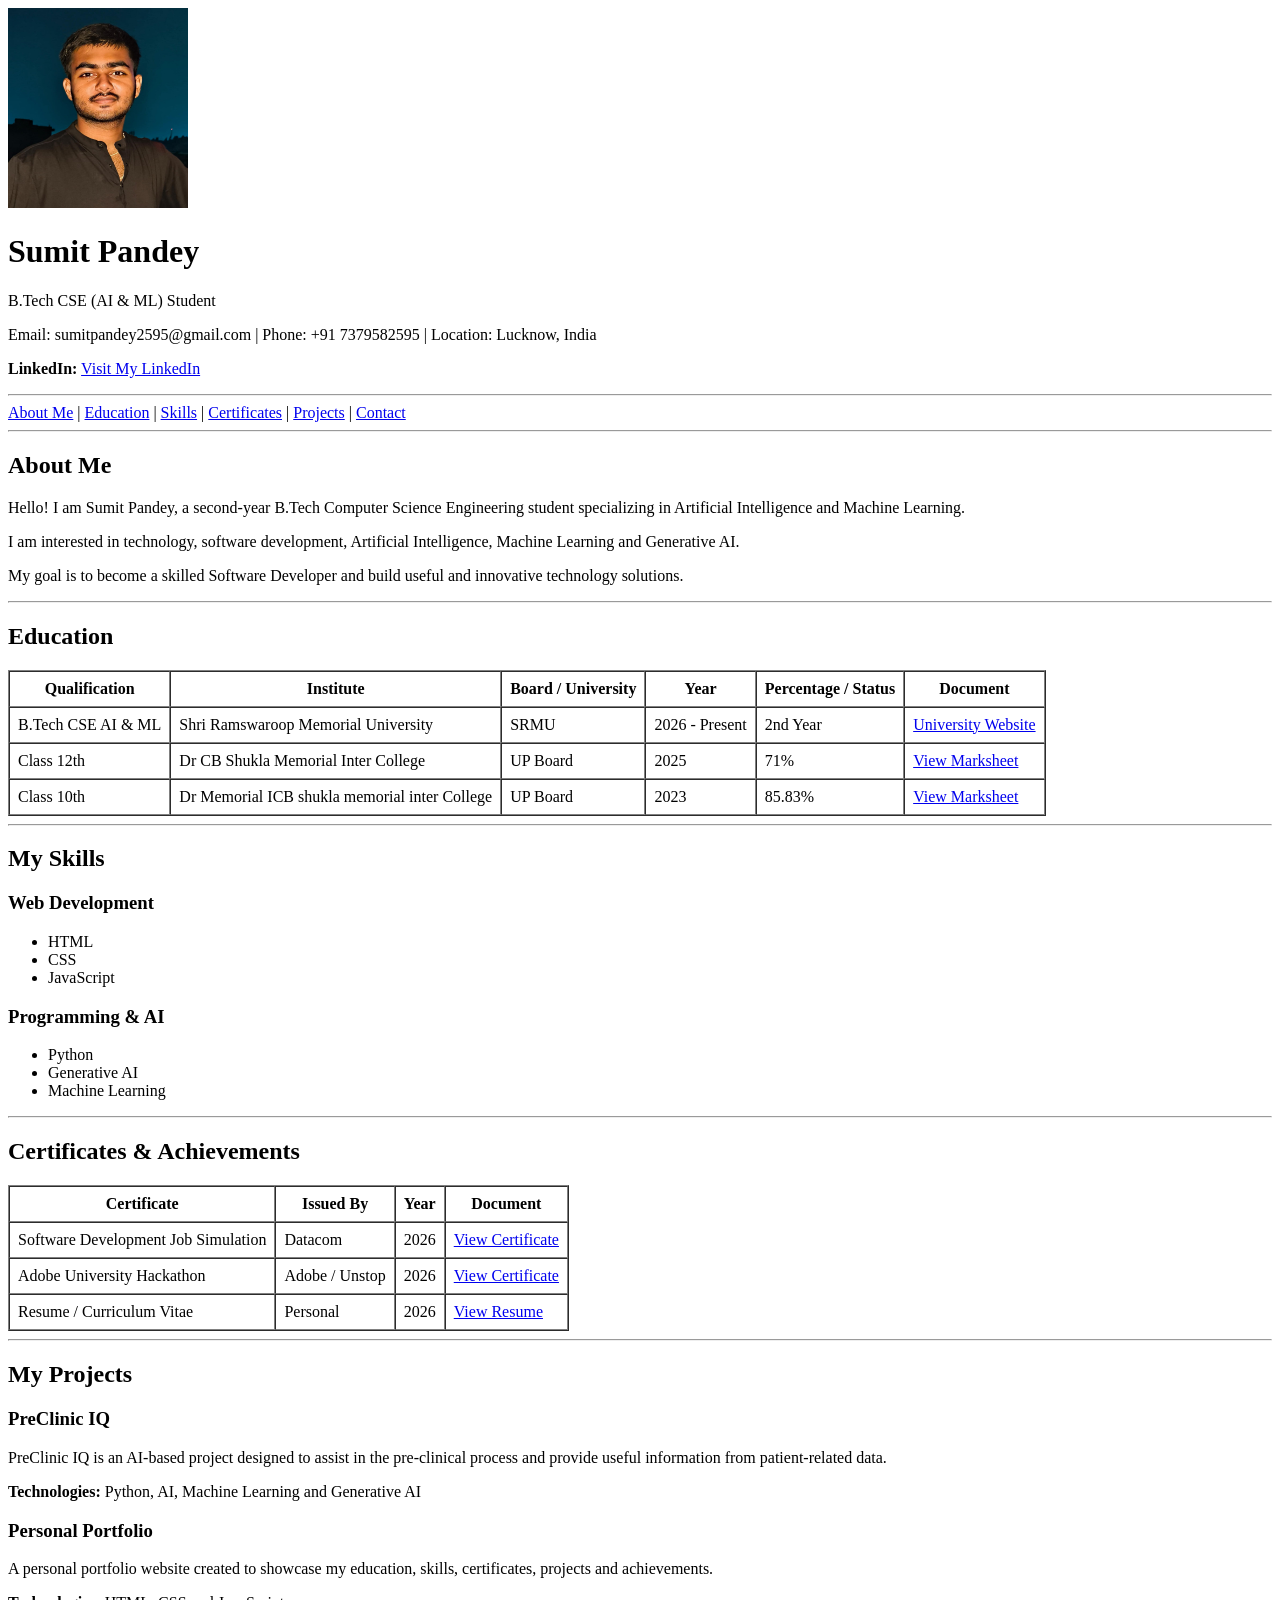
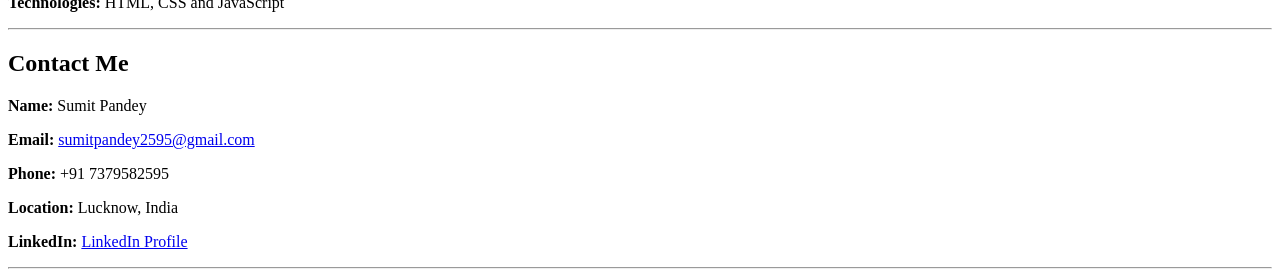
<file: Basic Portfolio/index.html>
<!DOCTYPE html>
<html lang="en">

<head>
    <meta charset="UTF-8">
    <meta name="viewport" content="width=device-width, initial-scale=1.0">
    <title>Sumit Pandey - Portfolio</title>
</head>

<body>

    <!-- Header Section -->
    <header>
        <img src="sumit pic.jpeg" alt="Sumit Pandey Profile Picture"
             width="180" height="200">

        <h1>Sumit Pandey</h1>
        <p>B.Tech CSE (AI & ML) Student</p>

        <p>
            Email: sumitpandey2595@gmail.com |
            Phone: +91 7379582595 |
            Location: Lucknow, India
        </p>

        <p>
            <strong>LinkedIn:</strong>
            <a href="https://www.linkedin.com/in/sumit-pandey-960069383"
               target="_blank">
                Visit My LinkedIn
            </a>
        </p>
    </header>

    <hr>

    <!-- Navigation Bar -->
    <nav>
        <a href="#about">About Me</a> |
        <a href="#education">Education</a> |
        <a href="#skills">Skills</a> |
        <a href="#certificates">Certificates</a> |
        <a href="#projects">Projects</a> |
        <a href="#contact">Contact</a>
    </nav>

    <hr>

    <!-- About Me Section -->
    <section id="about">
        <h2>About Me</h2>

        <p>
            Hello! I am Sumit Pandey, a second-year B.Tech Computer Science
            Engineering student specializing in Artificial Intelligence
            and Machine Learning.
        </p>

        <p>
            I am interested in technology, software development,
            Artificial Intelligence, Machine Learning and Generative AI.
        </p>

        <p>
            My goal is to become a skilled Software Developer and build
            useful and innovative technology solutions.
        </p>
    </section>

    <hr>

    <!-- Education Section -->
    <section id="education">
        <h2>Education</h2>

        <table border="1" cellpadding="8" cellspacing="0">
            <thead>
                <tr>
                    <th>Qualification</th>
                    <th>Institute</th>
                    <th>Board / University</th>
                    <th>Year</th>
                    <th>Percentage / Status</th>
                    <th>Document</th>
                </tr>
            </thead>

            <tbody>
                <tr>
                    <td>B.Tech CSE AI & ML</td>
                    <td>Shri Ramswaroop Memorial University</td>
                    <td>SRMU</td>
                    <td>2026 - Present</td>
                    <td>2nd Year</td>
                    <td>
                        <a href="https://www.srmu.ac.in" target="_blank">
                            University Website
                        </a>
                    </td>
                </tr>

                <tr>
                    <td>Class 12th</td>
                    <td>Dr CB Shukla Memorial Inter College</td>
                    <td>UP Board</td>
                    <td>2025</td>
                    <td>71%</td>
                    <td>
                        <a href="secondary_board_certificate .pdf"
                           target="_blank">
                            View Marksheet
                        </a>
                    </td>
                </tr>

                <tr>
                    <td>Class 10th</td>
                    <td>Dr  Memorial ICB shukla memorial inter College</td>
                    <td>UP Board</td>
                    <td>2023</td>
                    <td>85.83%</td>
                    <td>
                        <a href="board_certificate.pdf" target="_blank">
                            View Marksheet
                        </a>
                    </td>
                </tr>
            </tbody>
        </table>
    </section>

    <hr>

    <!-- Skills Section -->
    <section id="skills">
        <h2>My Skills</h2>

        <h3>Web Development</h3>
        <ul>
            <li>HTML</li>
            <li>CSS</li>
            <li>JavaScript</li>
        </ul>

        <h3>Programming & AI</h3>
        <ul>
            <li>Python</li>
            <li>Generative AI</li>
            <li>Machine Learning</li>
        </ul>
    </section>

    <hr>

    <!-- Certificates Section -->
    <section id="certificates">
        <h2>Certificates & Achievements</h2>

        <table border="1" cellpadding="8" cellspacing="0">
            <tr>
                <th>Certificate</th>
                <th>Issued By</th>
                <th>Year</th>
                <th>Document</th>
            </tr>

            <tr>
                <td>Software Development Job Simulation</td>
                <td>Datacom</td>
                <td>2026</td>
                <td>
                    <a href="forage certificate.pdf" target="_blank">
                        View Certificate
                    </a>
                </td>
            </tr>

            <tr>
                <td>Adobe University Hackathon</td>
                <td>Adobe / Unstop</td>
                <td>2026</td>
                <td>
                    <a href="Adobe Certificate.pdf" target="_blank">
                        View Certificate
                    </a>
                </td>
            </tr>

            <tr>
                <td>Resume / Curriculum Vitae</td>
                <td>Personal</td>
                <td>2026</td>
                <td>
                    <a href="My RESUME.pdf" target="_blank">
                        View Resume
                    </a>
                </td>
            </tr>
        </table>
    </section>

    <hr>

    <!-- Projects Section -->
    <section id="projects">
        <h2>My Projects</h2>

        <h3>PreClinic IQ</h3>
        <p>
            PreClinic IQ is an AI-based project designed to assist
            in the pre-clinical process and provide useful information
            from patient-related data.
        </p>
        <p>
            <strong>Technologies:</strong>
            Python, AI, Machine Learning and Generative AI
        </p>

        <h3>Personal Portfolio</h3>
        <p>
            A personal portfolio website created to showcase my
            education, skills, certificates, projects and achievements.
        </p>
        <p>
            <strong>Technologies:</strong>
            HTML, CSS and JavaScript
        </p>
    </section>

    <hr>

    <!-- Contact Section -->
    <section id="contact">
        <h2>Contact Me</h2>

        <p><strong>Name:</strong> Sumit Pandey</p>

        <p>
            <strong>Email:</strong>
            <a href="mailto:sumitpandey@gmail.com">
                sumitpandey2595@gmail.com
            </a>
        </p>

        <p>
            <strong>Phone:</strong> +91 7379582595
        </p>

        <p>
            <strong>Location:</strong> Lucknow, India
        </p>

        <p>
            <strong>LinkedIn:</strong>
            <a href="https://www.linkedin.com/in/sumit-pandey-960069383"
               target="_blank">
                LinkedIn Profile
            </a>
        </p>
    </section>

    <hr>

    <!-- Footer -->
    <footer>
        
    </footer>

</body>
</html>
</file>
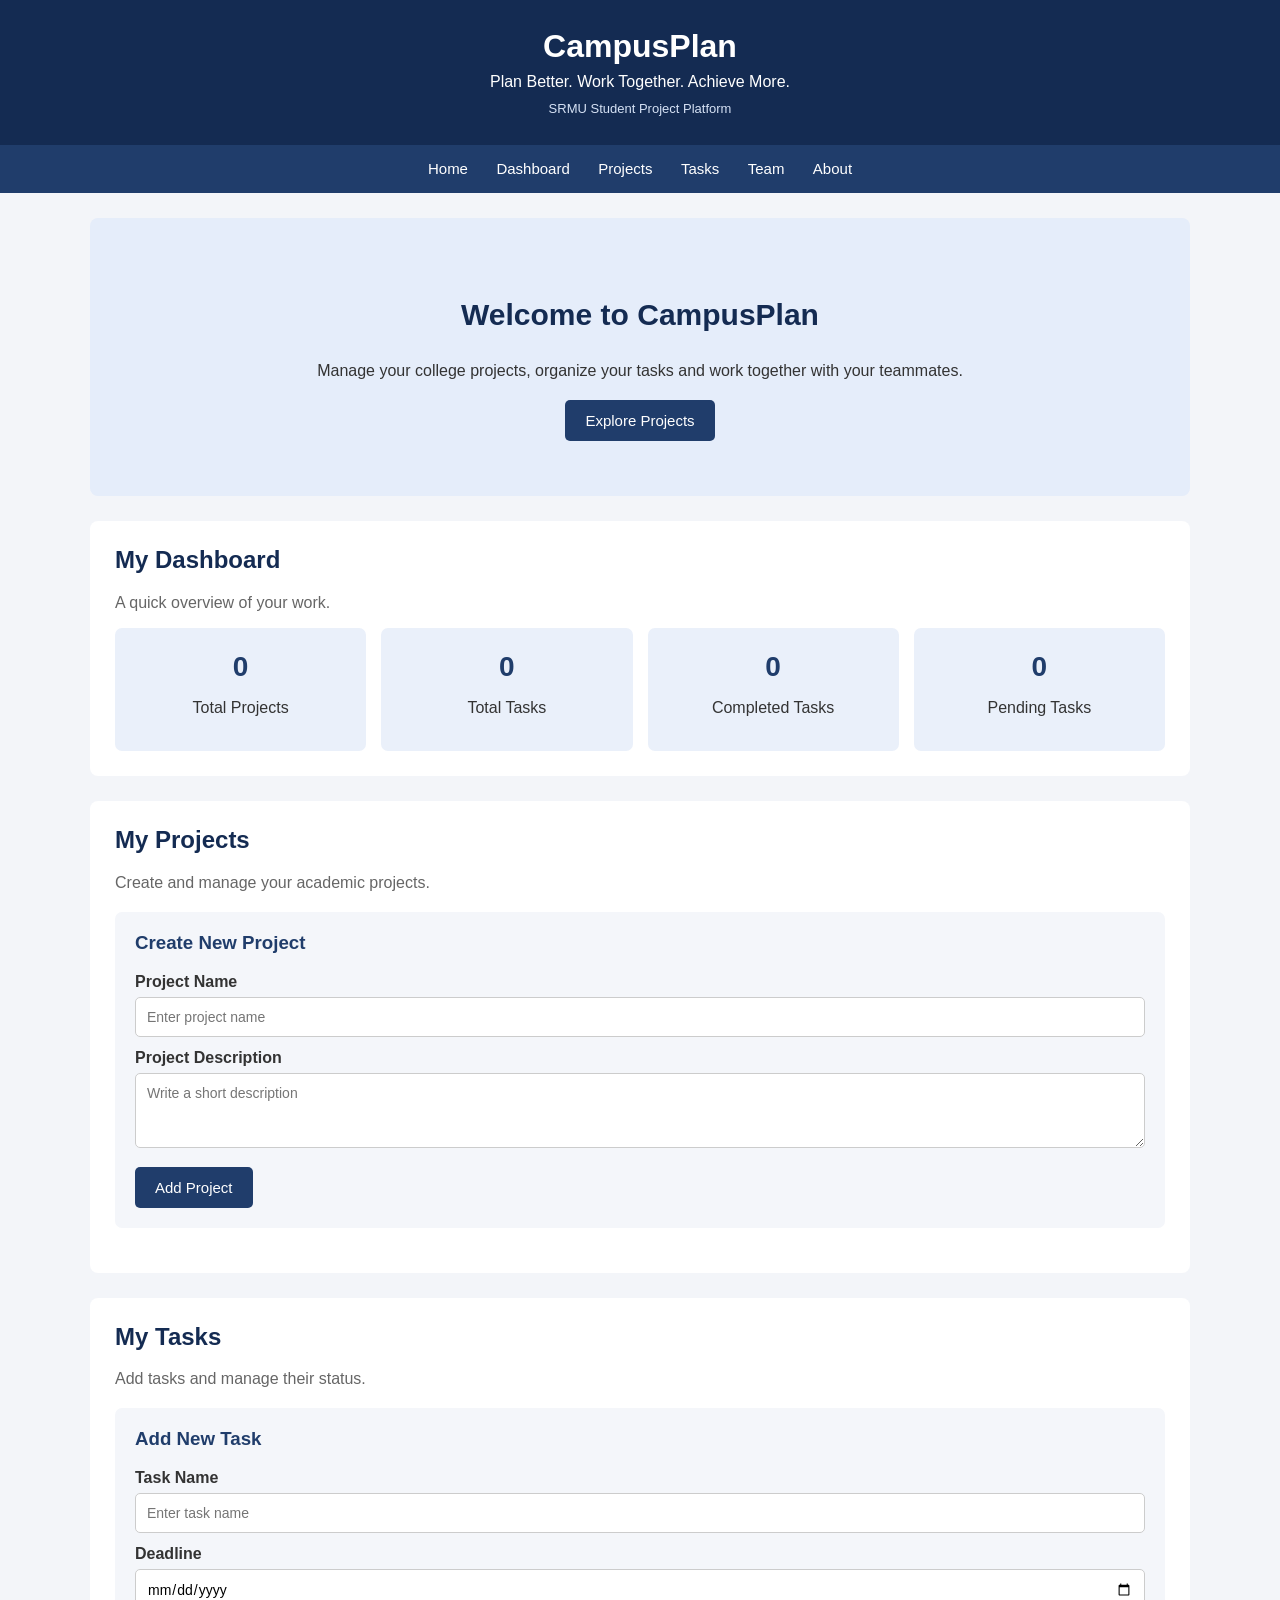
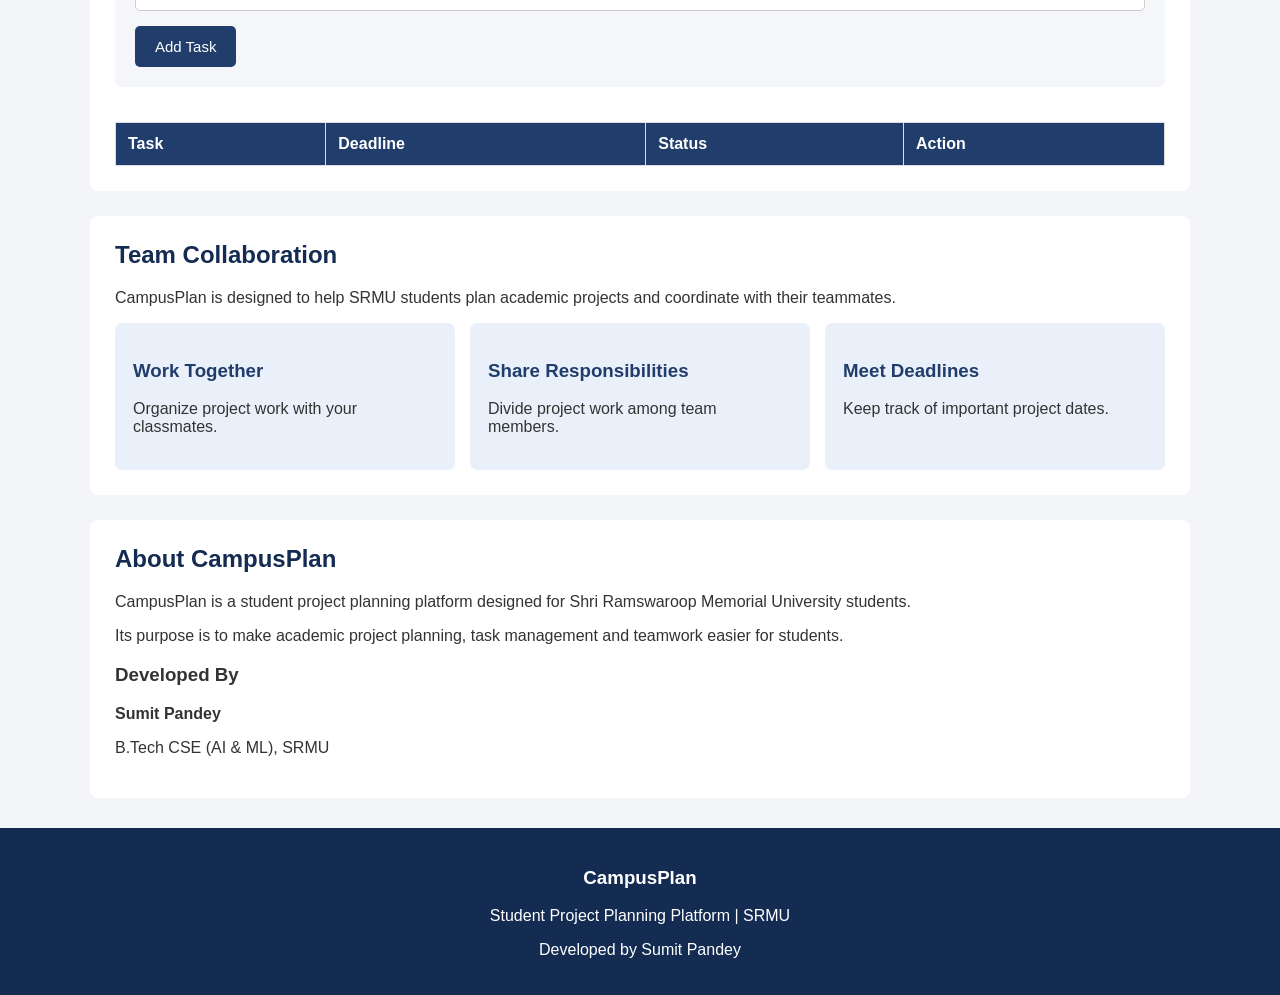
<file: Campus Plan/index.html>
<!DOCTYPE html>
<html lang="en">
<head>
    <meta charset="UTF-8">
    <meta name="viewport" content="width=device-width, initial-scale=1.0">
    <title>CampusPlan | SRMU</title>
    <link rel="stylesheet" href="style.css">
</head>
<body>

    <!-- Header -->
    <header class="header">
        <div class="logo">CampusPlan</div>
        <p>Plan Better. Work Together. Achieve More.</p>
        <span>SRMU Student Project Platform</span>
    </header>

    <!-- Navigation -->
    <nav class="navbar">
        <a href="#home">Home</a>
        <a href="#dashboard">Dashboard</a>
        <a href="#projects">Projects</a>
        <a href="#tasks">Tasks</a>
        <a href="#team">Team</a>
        <a href="#about">About</a>
    </nav>

    <main>

        <!-- Home -->
        <section id="home" class="welcome">
            <h1>Welcome to CampusPlan</h1>
            <p>
                Manage your college projects, organize your tasks
                and work together with your teammates.
            </p>
            <a href="#projects" class="button">Explore Projects</a>
        </section>

        <!-- Dashboard -->
        <section id="dashboard">
            <h2>My Dashboard</h2>
            <p class="section-intro">A quick overview of your work.</p>

            <div class="stats">
                <div class="stat-card">
                    <h3 id="projectCount">0</h3>
                    <p>Total Projects</p>
                </div>

                <div class="stat-card">
                    <h3 id="taskCount">0</h3>
                    <p>Total Tasks</p>
                </div>

                <div class="stat-card">
                    <h3 id="completedCount">0</h3>
                    <p>Completed Tasks</p>
                </div>

                <div class="stat-card">
                    <h3 id="pendingCount">0</h3>
                    <p>Pending Tasks</p>
                </div>
            </div>
        </section>

        <!-- Projects -->
        <section id="projects">
            <h2>My Projects</h2>
            <p class="section-intro">
                Create and manage your academic projects.
            </p>

            <form id="projectForm" class="form-box">
                <h3>Create New Project</h3>

                <label for="projectName">Project Name</label>
                <input type="text" id="projectName"
                    placeholder="Enter project name" required>

                <label for="projectDescription">Project Description</label>
                <textarea id="projectDescription"
                    placeholder="Write a short description" required></textarea>

                <button type="submit" class="button">
                    Add Project
                </button>
            </form>

            <div id="projectList" class="project-container"></div>
        </section>

        <!-- Tasks -->
        <section id="tasks">
            <h2>My Tasks</h2>
            <p class="section-intro">
                Add tasks and manage their status.
            </p>

            <form id="taskForm" class="form-box">
                <h3>Add New Task</h3>

                <label for="taskName">Task Name</label>
                <input type="text" id="taskName"
                    placeholder="Enter task name" required>

                <label for="taskDeadline">Deadline</label>
                <input type="date" id="taskDeadline" required>

                <button type="submit" class="button">
                    Add Task
                </button>
            </form>

            <div class="table-container">
                <table>
                    <thead>
                        <tr>
                            <th>Task</th>
                            <th>Deadline</th>
                            <th>Status</th>
                            <th>Action</th>
                        </tr>
                    </thead>
                    <tbody id="taskList"></tbody>
                </table>
            </div>
        </section>

        <!-- Team -->
        <section id="team">
            <h2>Team Collaboration</h2>
            <p>
                CampusPlan is designed to help SRMU students
                plan academic projects and coordinate with
                their teammates.
            </p>

            <div class="feature-container">
                <div class="feature-card">
                    <h3>Work Together</h3>
                    <p>Organize project work with your classmates.</p>
                </div>

                <div class="feature-card">
                    <h3>Share Responsibilities</h3>
                    <p>Divide project work among team members.</p>
                </div>

                <div class="feature-card">
                    <h3>Meet Deadlines</h3>
                    <p>Keep track of important project dates.</p>
                </div>
            </div>
        </section>

        <!-- About -->
        <section id="about">
            <h2>About CampusPlan</h2>

            <p>
                CampusPlan is a student project planning platform
                designed for Shri Ramswaroop Memorial University
                students.
            </p>

            <p>
                Its purpose is to make academic project planning,
                task management and teamwork easier for students.
            </p>

            <h3>Developed By</h3>
            <p><strong>Sumit Pandey</strong></p>
            <p>B.Tech CSE (AI & ML), SRMU</p>
        </section>

    </main>

    <!-- Footer -->
    <footer>
        <h3>CampusPlan</h3>
        <p>Student Project Planning Platform | SRMU</p>
        <p>Developed by Sumit Pandey</p>
    </footer>

    <script src="script.js"></script>
</body>
</html>
</file>
<file: Campus Plan/style.css>
/* General Design */

* {
    box-sizing: border-box;
}

html {
    scroll-behavior: smooth;
}

body {
    margin: 0;
    font-family: Arial, sans-serif;
    background-color: #f3f5f9;
    color: #333333;
}

/* Header */

.header {
    background-color: #142b52;
    color: white;
    text-align: center;
    padding: 28px 15px;
}

.logo {
    font-size: 32px;
    font-weight: bold;
}

.header p {
    margin: 8px 0;
}

.header span {
    font-size: 13px;
    color: #d6e2f5;
}

/* Navigation */

.navbar {
    background-color: #203d6b;
    padding: 15px;
    text-align: center;
}

.navbar a {
    color: white;
    text-decoration: none;
    margin: 0 12px;
    font-size: 15px;
}

.navbar a:hover {
    color: #ffd166;
}

/* Main Sections */

section {
    background-color: white;
    margin: 25px auto;
    padding: 25px;
    width: 90%;
    max-width: 1100px;
    border-radius: 8px;
}

section h2 {
    color: #142b52;
    margin-top: 0;
}

.section-intro {
    color: #666666;
}

/* Welcome Section */

.welcome {
    text-align: center;
    background-color: #e5edfa;
    padding: 55px 20px;
}

.welcome h1 {
    color: #142b52;
    font-size: 30px;
}

.welcome p {
    line-height: 1.7;
}

/* Buttons */

.button {
    display: inline-block;
    background-color: #203d6b;
    color: white;
    border: none;
    padding: 12px 20px;
    border-radius: 5px;
    text-decoration: none;
    cursor: pointer;
    font-size: 15px;
}

.button:hover {
    background-color: #31578e;
}

/* Dashboard Cards */

.stats {
    display: flex;
    gap: 15px;
    flex-wrap: wrap;
}

.stat-card {
    background-color: #eaf0fa;
    padding: 18px;
    border-radius: 7px;
    flex: 1;
    min-width: 150px;
    text-align: center;
}

.stat-card h3 {
    color: #203d6b;
    font-size: 28px;
    margin: 5px;
}

/* Forms */

.form-box {
    background-color: #f4f6fa;
    padding: 20px;
    border-radius: 7px;
    margin: 20px 0;
}

.form-box h3 {
    color: #203d6b;
    margin-top: 0;
}

label {
    display: block;
    margin-top: 12px;
    margin-bottom: 6px;
    font-weight: bold;
}

input, textarea {
    width: 100%;
    padding: 11px;
    border: 1px solid #cccccc;
    border-radius: 5px;
    font-family: Arial, sans-serif;
    font-size: 14px;
}

textarea {
    min-height: 75px;
    resize: vertical;
}

.form-box button {
    margin-top: 15px;
}

/* Project Cards */

.project-container {
    display: flex;
    flex-wrap: wrap;
    gap: 15px;
}

.project-card {
    background-color: #f4f6fa;
    border: 1px solid #dddddd;
    border-radius: 7px;
    padding: 18px;
    flex: 1;
    min-width: 220px;
}

.project-card h3 {
    color: #203d6b;
}

.delete-button {
    background-color: #b83232;
    color: white;
    border: none;
    padding: 8px 12px;
    border-radius: 4px;
    cursor: pointer;
}

/* Task Table */

.table-container {
    overflow-x: auto;
}

table {
    width: 100%;
    border-collapse: collapse;
    margin-top: 15px;
    background-color: white;
}

th, td {
    border: 1px solid #dddddd;
    padding: 12px;
    text-align: left;
}

th {
    background-color: #203d6b;
    color: white;
}

td select {
    padding: 7px;
    border: 1px solid #cccccc;
    border-radius: 4px;
}

/* Team Cards */

.feature-container {
    display: flex;
    gap: 15px;
    flex-wrap: wrap;
}

.feature-card {
    background-color: #eaf0fa;
    padding: 18px;
    border-radius: 7px;
    flex: 1;
    min-width: 200px;
}

.feature-card h3 {
    color: #203d6b;
}

/* Footer */

footer {
    background-color: #142b52;
    color: white;
    text-align: center;
    padding: 20px;
    margin-top: 30px;
}

/* Mobile Screen */

@media (max-width: 650px) {

    .navbar a {
        display: inline-block;
        margin: 7px;
    }

    section {
        width: 94%;
        padding: 18px;
    }

    .stats {
        flex-direction: column;
    }

    .project-container {
        flex-direction: column;
    }

    .feature-container {
        flex-direction: column;
    }

    .welcome h1 {
        font-size: 24px;
    }
}
</file>
